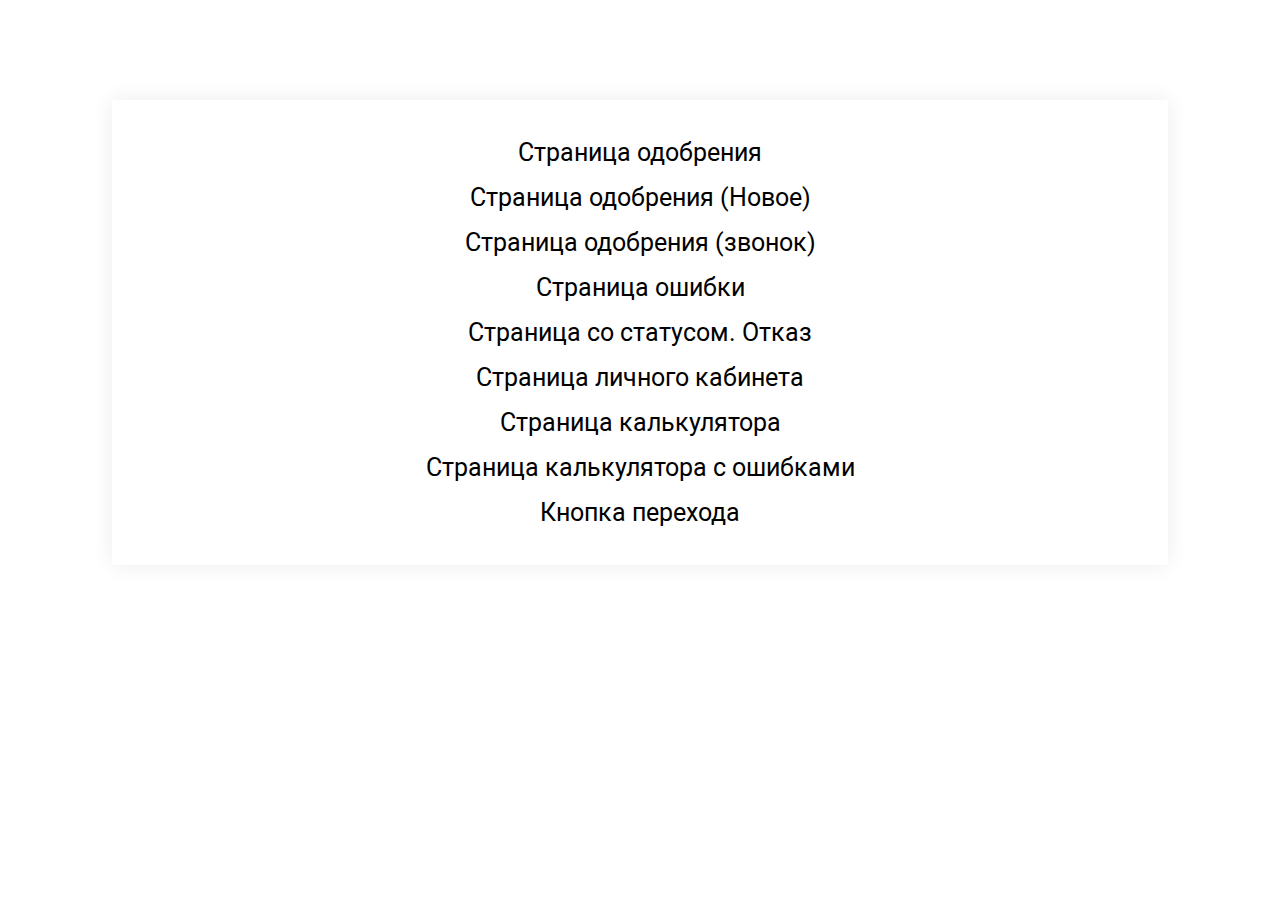
<file: index.html>
<!DOCTYPE html>
<html lang="ru">

<head>
    <meta charset="UTF-8">
    <meta name="viewport" content="width=device-width, initial-scale=1.0">
    <link rel="shortcut icon" href="img/favicon.ico" type="image/x-icon">
    <meta http-equiv="X-UA-Compatible" content="ie=edge">
    <meta name="theme-color" content="#111111">
    <title>New site</title>

    <link rel="stylesheet" href="css/vendor.css">
    <link rel="stylesheet" href="css/global.css">
    <link rel="stylesheet" href="css/main.css">


</head>

<body>

    <div class="wrapper-l">
        <div class="container">
            <div class="wrp-links">
                <a class="custom-link" href="/odobrenie.html" target="_blank">Страница одобрения</a>
                <a class="custom-link" href="/odobrenie2.html" target="_blank">Страница одобрения (Новое) </a>
                <a class="custom-link" href="/odobrenie-zvonok.html" target="_blank">Страница одобрения (звонок)</a>

                <a class="custom-link" href="/status-mistake.html" target="_blank">Страница ошибки</a>
                <a class="custom-link" href="/status.html" target="_blank">Страница со статусом. Отказ</a>
                <a class="custom-link" href="/cabinet.html" target="_blank">Страница личного кабинета</a>
                <a class="custom-link" href="/form.html" target="_blank">Страница калькулятора</a>
                <a class="custom-link" href="/form-errors.html" target="_blank">Страница калькулятора с ошибками</a>
                <a class="custom-link" href="/button.html" target="_blank">Кнопка перехода</a>
            </div>
        </div>
    </div>

    <style>
        .wrapper-l {
            text-align: center;
            padding: 100px;
        }

        .wrp-links {
            padding: 30px;
            box-shadow: 0 0 20px #ececec;
        }

        .custom-link {
            color: #000;
        }

    </style>

    <script src="js/vendor.js"></script>
    <script src="js/main.js"></script>

</body>


</html>
</file>
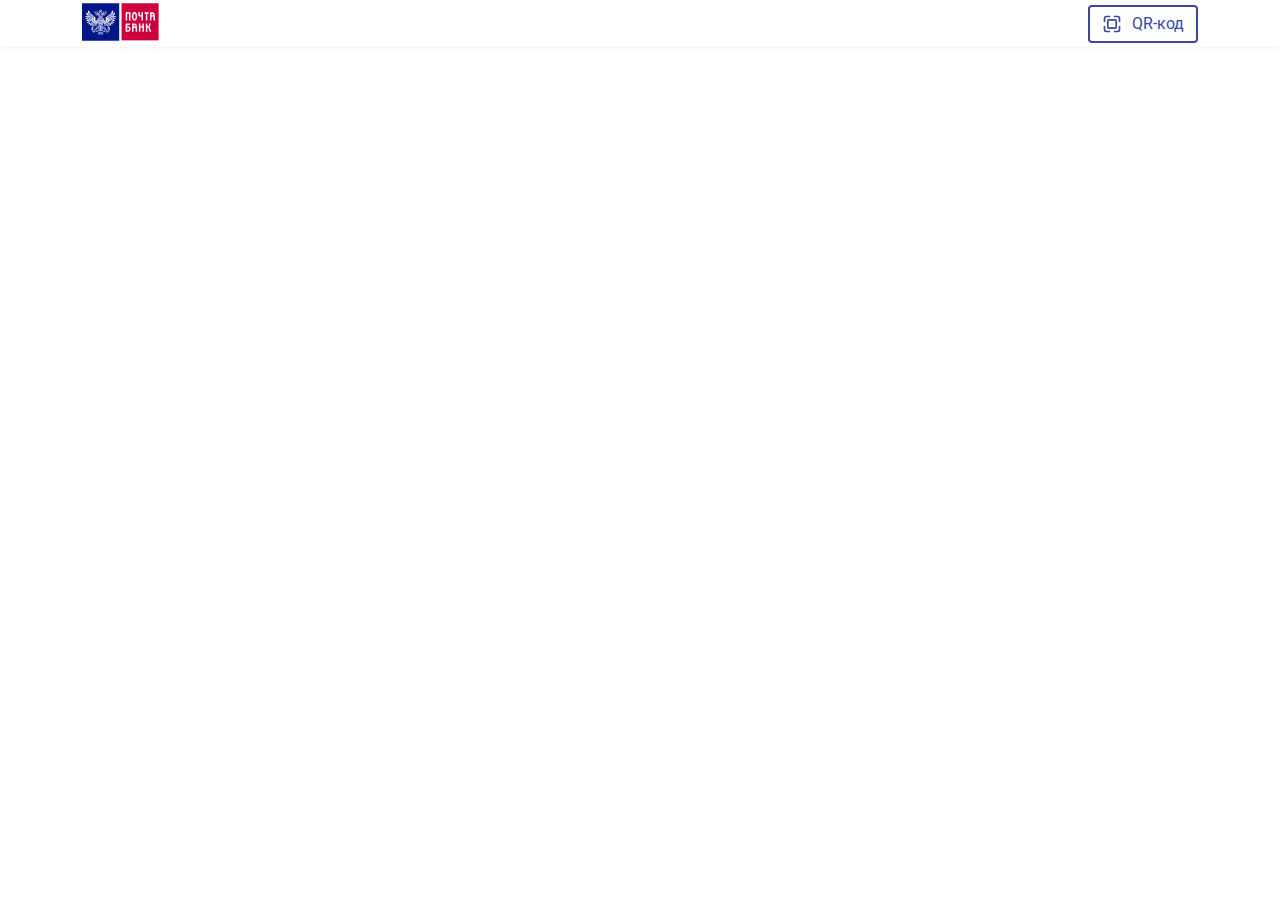
<file: button.html>
<!DOCTYPE html>
<html lang="ru">

<head>
    <meta charset="UTF-8">
    <meta name="viewport" content="width=device-width, initial-scale=1.0">
    <link rel="shortcut icon" href="img/favicon.ico" type="image/x-icon">
    <meta http-equiv="X-UA-Compatible" content="ie=edge">
    <meta name="theme-color" content="#111111">
    <title>New site</title>

    <link rel="stylesheet" href="css/vendor.css">
    <link rel="stylesheet" href="css/global.css">
    <link rel="stylesheet" href="css/main.css">


</head>

<body>

    <div class="header-lk">
    <div class="container">
        <div class="row">
            <div class="col-sm-12">
                <div class="logo_wrp">

                    <div class="logo-top__img logo-top__img--lk">
                        <img src="./img/logo.svg" alt="alt">
                    </div>

                    <div class="header-lk__btns">
                        <button class="btn-lk">
                            <svg class="ic_lk">
                                <use xlink:href="img/sprite.svg#qr"></use>
                            </svg> <span>QR-код</span>

                        </button>

                    </div>
                </div>

            </div>
        </div>
    </div>
</div>

 



    <script src="js/vendor.js"></script>
    <script src="js/main.js"></script>

</body>


</html>
</file>
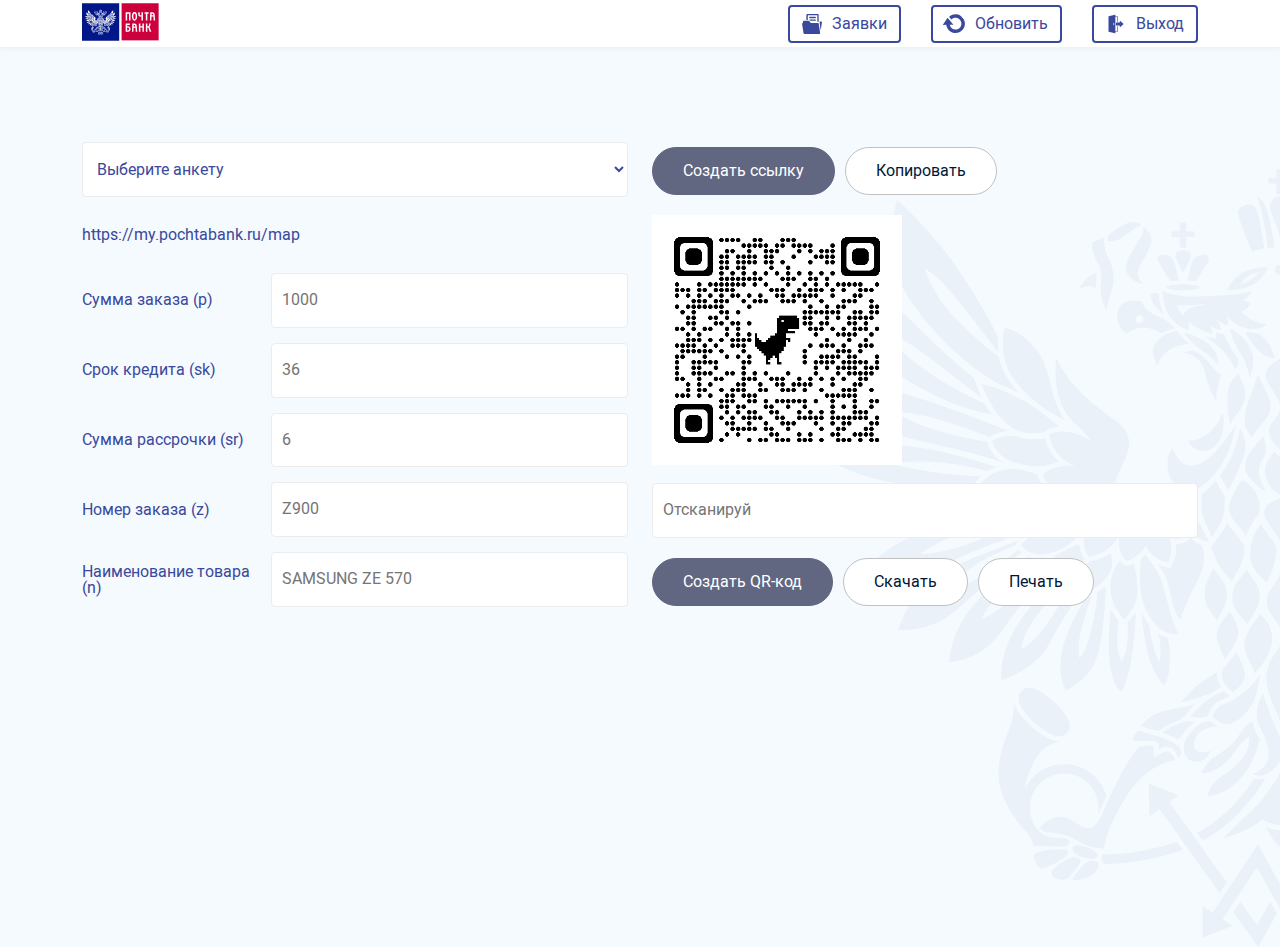
<file: cabinet.html>
<!DOCTYPE html>
<html lang="ru">

<head>
    <meta charset="UTF-8">
    <meta name="viewport" content="width=device-width, initial-scale=1.0">
    <link rel="shortcut icon" href="img/favicon.ico" type="image/x-icon">
    <meta http-equiv="X-UA-Compatible" content="ie=edge">
    <meta name="theme-color" content="#111111">
    <title>New site</title>

    <link rel="stylesheet" href="css/vendor.css">
    <link rel="stylesheet" href="css/global.css">
    <link rel="stylesheet" href="css/main.css">


</head>

<body>

    <div class="header-lk">
    <div class="container">
        <div class="row">
            <div class="col-sm-12">
                <div class="logo_wrp">

                    <div class="logo-top__img logo-top__img--lk">
                        <img src="./img/logo.svg" alt="alt">
                    </div>

                    <div class="header-lk__btns">
                        <button class="btn-lk">
                            <svg class="ic_lk">
                                <use xlink:href="img/sprite.svg#document"></use>
                            </svg> <span>Заявки</span>

                        </button>
                        <button class="btn-lk">
                            <svg class="ic_lk ic-refresh">
                                <use xlink:href="img/sprite.svg#refresh2"></use>
                            </svg> <span>Обновить</span>

                        </button>
                        <button class="btn-lk">
                            <svg class="ic_lk ic-exit">
                                <use xlink:href="img/sprite.svg#exit"></use>
                            </svg> <span>Выход</span>

                        </button>
                    </div>
                </div>

            </div>
        </div>
    </div>
</div>
<section class="section_lk">
    <div class="container">
        <div class="lk_wrp">
            <div class="row">
                <div class="col-sm-12 col-md-6">
                    <form action="#">
                        <div class="qr-inputs">
                            <div class="qr-inputs__group">
                                <select>
                                    <option value="Выберите анкету">Выберите анкету</option>
                                    <option value="Анкета 1">Анкета 1</option>
                                    <option value="Анкета 2">Анкета 2</option>
                                </select>
                            </div>
                            <div class="qr-inputs__group">
                            
                                <span>https://my.pochtabank.ru/map</span>
                            </div>
                            <div class="qr-inputs__group">
                                <label for="summ">Сумма заказа (р)</label>
                                <input id="summ" class="qr-inputs__input" type="text" placeholder="1000">
                            </div>
                            <div class="qr-inputs__group">
                                <label for="sk">Срок кредита (sk)</label>
                                <input id="sk" class="qr-inputs__input" type="text" placeholder="36">
                            </div>
                            <div class="qr-inputs__group">
                                <label for="sr">Сумма рассрочки (sr)</label>
                                <input id="sr" class="qr-inputs__input" type="text" placeholder="6">
                            </div>
                            <div class="qr-inputs__group">
                                <label for="nz">Номер заказа (z)</label>
                                <input id="nz" class="qr-inputs__input" type="text" placeholder="Z900">
                            </div>
                            <div class="qr-inputs__group">
                                <label for="nt">Наименование товара (n)</label>
                                <input id="nt" class="qr-inputs__input" type="text" placeholder="SAMSUNG ZE 570">
                            </div>
                        </div>
                    </form>
                </div>
                <div class="col-sm-12 col-md-6">
                    <div class="qr-info">
                        <div class="qr-btns">
                            <button class="qr-btn qr-btn--reverse"> Создать ссылку</button>
                            <button class="qr-btn"> Копировать</button>

                        </div>
                        <div class="qr-image">
                            <img src="./img/qrcode2.png" alt="alt">
                        </div>
                        <div class="qr-inputs__group">

                            <input class="qr-inputs__input" type="text" placeholder="Отсканируй">
                        </div>
                        <div class="qr-btns">
                            <button class="qr-btn qr-btn--reverse"> Создать QR-код</button>
                            <button class="qr-btn"> Скачать</button>
                            <button class="qr-btn"> Печать</button>
                        </div>
                    </div>
                </div>
            </div>
        </div>
    </div>

    <div class="bg_img">
        <img src="./img/orel.png" alt="орел">
    </div>
</section>

 



    <script src="js/vendor.js"></script>
    <script src="js/main.js"></script>

</body>


</html>
</file>
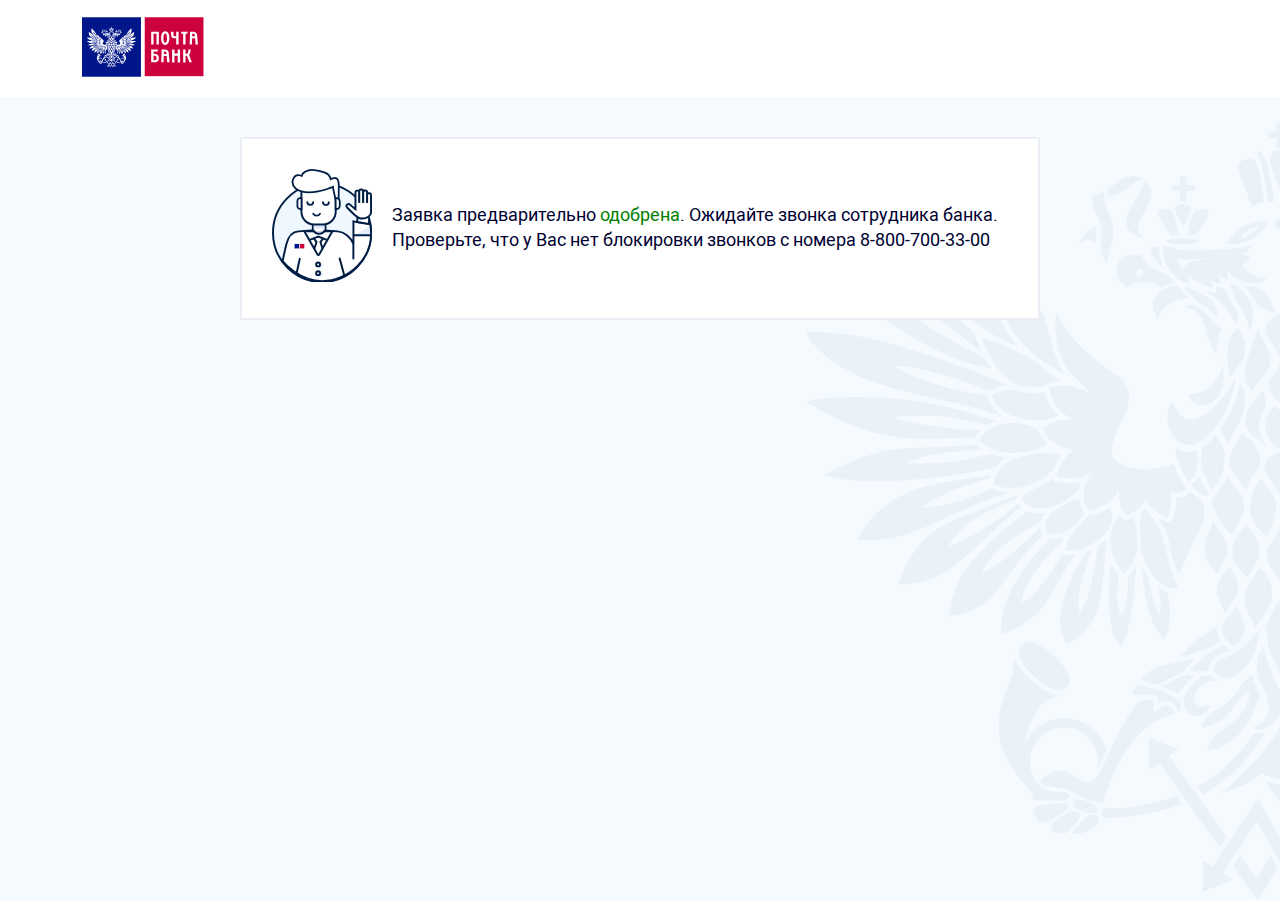
<file: odobrenie-zvonok.html>
<!DOCTYPE html>
<html lang="ru">

<head>
    <meta charset="UTF-8">
    <meta name="viewport" content="width=device-width, initial-scale=1.0">
    <link rel="shortcut icon" href="img/favicon.ico" type="image/x-icon">
    <meta http-equiv="X-UA-Compatible" content="ie=edge">
    <meta name="theme-color" content="#111111">
    <title>New site</title>

    <link rel="stylesheet" href="css/vendor.css">
    <link rel="stylesheet" href="css/global.css">
    <link rel="stylesheet" href="css/main.css">


</head>

<body>

    <div class="header-top">
    <div class="container">
        <div class="row">
            <div class="col-sm-12">
                <div class="logo_wrp">
                    <div class="logo-top">
                        <div class="logo-top__img">
                            <img src="./img/logo.svg" alt="alt">
                        </div>
                        <div class="logo-top__title">
                            <!--          "Название"-->
                        </div>
                    </div>
                    <!--  <a href="#" class="header-btn">
                        Личный кабинет
                    </a>-->
                </div>
            </div>
        </div>
    </div>
</div>

    <div class="section section-message">
    <div class="container">
        <div class="message-wrp">
            <div class="message">
                <div class="message__img">
                    <img src="./img/odobreno.svg" alt="alt">

                </div>
                <div class="message__info">
                    <div class="message__title">

                    </div>
                    <div class="message__subtitle">
                        Заявка предварительно <span class="message__green">одобрена</span>.
                        Ожидайте звонка сотрудника банка.
                        Проверьте, что у Вас нет блокировки звонков с&nbsp;номера 8-800-700-33-00
                    </div>
                </div>
            </div>
            <!--  Тестовая карта-->
            <div class="map-wrp">
                <script type="text/javascript" charset="utf-8" async src="https://api-maps.yandex.ru/services/constructor/1.0/js/?um=constructor%3A95f9fc333ee5b0692ad4f9e79bf44b659293ccceba82d49b3d924b0d0f738016&amp;width=100%25&amp;height=516&amp;lang=ru_RU&amp;scroll=true"></script>
            </div>
        </div>
    </div>
    <div class="bg_img">
        <img src="./img/orel.png" alt="орел">
    </div>
</div>




    <script src="js/vendor.js"></script>
    <script src="js/main.js"></script>

</body>


</html>
</file>
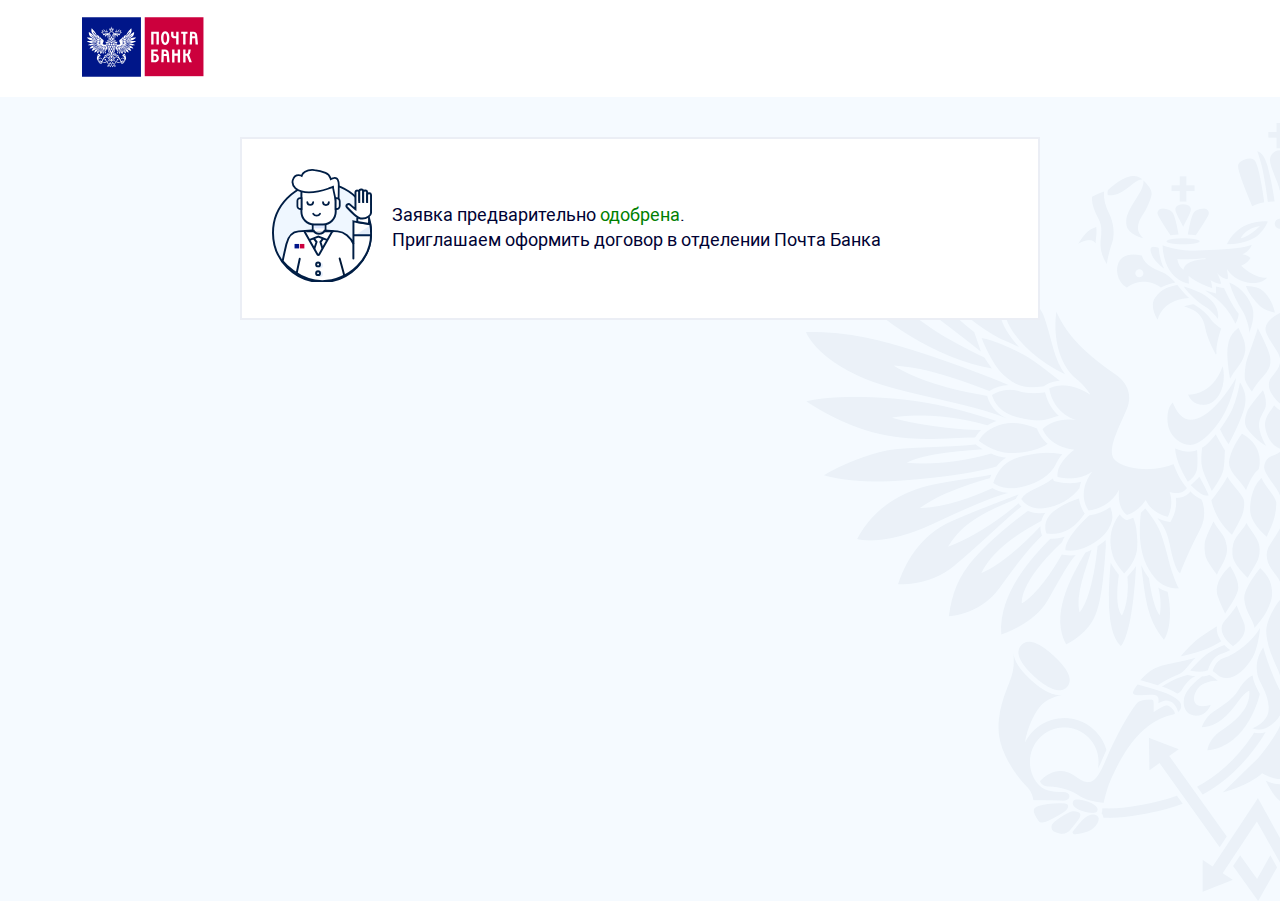
<file: odobrenie.html>
<!DOCTYPE html>
<html lang="ru">

<head>
    <meta charset="UTF-8">
    <meta name="viewport" content="width=device-width, initial-scale=1.0">
    <link rel="shortcut icon" href="img/favicon.ico" type="image/x-icon">
    <meta http-equiv="X-UA-Compatible" content="ie=edge">
    <meta name="theme-color" content="#111111">
    <title>New site</title>

    <link rel="stylesheet" href="css/vendor.css">
    <link rel="stylesheet" href="css/global.css">
    <link rel="stylesheet" href="css/main.css">


</head>

<body>

    <div class="header-top">
    <div class="container">
        <div class="row">
            <div class="col-sm-12">
                <div class="logo_wrp">
                    <div class="logo-top">
                        <div class="logo-top__img">
                            <img src="./img/logo.svg" alt="alt">
                        </div>
                        <div class="logo-top__title">
                            <!--          "Название"-->
                        </div>
                    </div>
                    <!--  <a href="#" class="header-btn">
                        Личный кабинет
                    </a>-->
                </div>
            </div>
        </div>
    </div>
</div>

    <div class="section section-message">
    <div class="container">
        <div class="message-wrp">
            <div class="message">
                <div class="message__img">
                    <img src="./img/odobreno.svg" alt="alt">

                </div>
                <div class="message__info">
                    <div class="message__title">

                    </div>
                    <div class="message__subtitle">
                        Заявка предварительно <span class="message__green">одобрена</span>.<br>
                        Приглашаем оформить договор в отделении Почта Банка
                    </div>
                </div>
            </div>
          <!--  Тестовая карта-->
            <div class="map-wrp">
                <script type="text/javascript" charset="utf-8" async src="https://api-maps.yandex.ru/services/constructor/1.0/js/?um=constructor%3A95f9fc333ee5b0692ad4f9e79bf44b659293ccceba82d49b3d924b0d0f738016&amp;width=100%25&amp;height=516&amp;lang=ru_RU&amp;scroll=true"></script>
            </div>
        </div>
    </div>
    <div class="bg_img">
        <img src="./img/orel.png" alt="орел">
    </div>
</div>




    <script src="js/vendor.js"></script>
    <script src="js/main.js"></script>

</body>


</html>
</file>
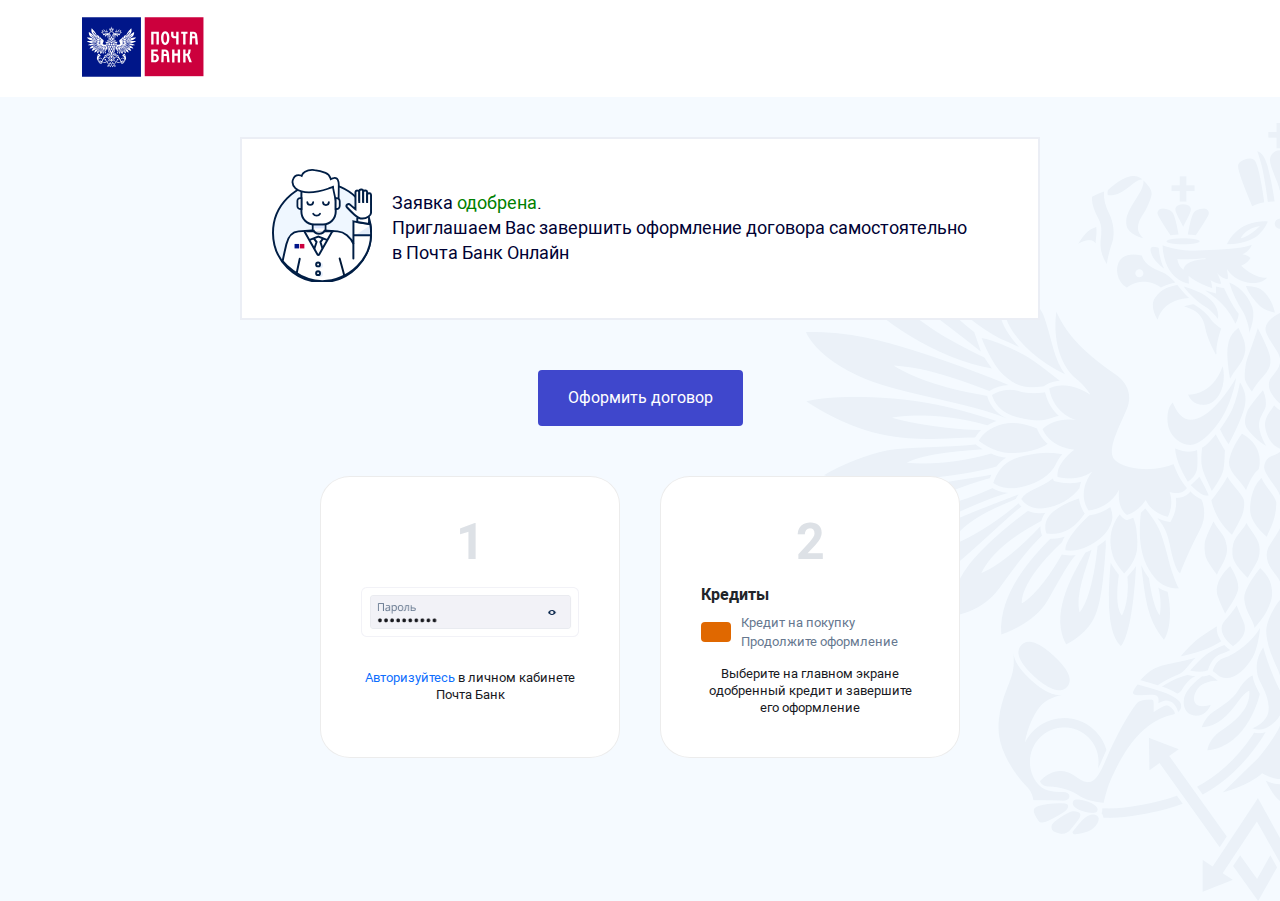
<file: odobrenie2.html>
<!DOCTYPE html>
<html lang="ru">

<head>
    <meta charset="UTF-8">
    <meta name="viewport" content="width=device-width, initial-scale=1.0">
    <link rel="shortcut icon" href="img/favicon.ico" type="image/x-icon">
    <meta http-equiv="X-UA-Compatible" content="ie=edge">
    <meta name="theme-color" content="#111111">
    <title>New site</title>

    <link rel="stylesheet" href="css/vendor.css">
    <link rel="stylesheet" href="css/global.css">
    <link rel="stylesheet" href="css/main.css">


</head>

<body>

    <div class="header-top">
    <div class="container">
        <div class="row">
            <div class="col-sm-12">
                <div class="logo_wrp">
                    <div class="logo-top">
                        <div class="logo-top__img">
                            <img src="./img/logo.svg" alt="alt">
                        </div>
                        <div class="logo-top__title">
                            <!--          "Название"-->
                        </div>
                    </div>
                    <!--  <a href="#" class="header-btn">
                        Личный кабинет
                    </a>-->
                </div>
            </div>
        </div>
    </div>
</div>

    <div class="section section-message">
    <div class="container">
        <div class="message-wrp">
            <div class="message">
                <div class="message__img">
                    <img src="./img/odobreno.svg" alt="alt">

                </div>
                <div class="message__info">
                    <div class="message__title">

                    </div>
                    <div class="message__subtitle">
                        Заявка <span class="message__green">одобрена</span>.<br>
                     Приглашаем Вас завершить оформление договора самостоятельно в&nbsp;Почта Банк Онлайн
                    </div>
                </div>
            </div>

        </div>
        <div class="block-center">
            <a href="https://pochtabank.ru/m" class="btn-fiolett" target="_blank">Оформить договор</a>
        </div>

        <div class="approve">
            <div class="approve__item">
                <div class="approve__number">
                    1
                </div>
                <div class="approve__img">
                    <img src="./img/approve.png" alt="alt">
                </div>
                <div class="approve__txt">
                    <a class="approve_link" href="#">Авторизуйтесь</a> в личном кабинете Почта Банк
                </div>
            </div>
            <div class="approve__item">
                <div class="approve__number">
                    2
                </div>
                <div class="approve__wrp">
                    <div class="approve__title">Кредиты</div>
                    <div class="approve__descr">
                        <div class="approve__rectangle"></div>
                        <div class="approve__info">
                            <p>Кредит на покупку</p>
                            <p>Продолжите оформление</p>
                        </div>
                    </div>
                    <div class="approve__txt">
                        Выберите на главном экране одобренный кредит и завершите его оформление
                    </div>
                </div>
            </div>
        </div>
    </div>
    <div class="bg_img">
        <img src="./img/orel.png" alt="орел">
    </div>
</div>




    <script src="js/vendor.js"></script>
    <script src="js/main.js"></script>

</body>


</html>
</file>
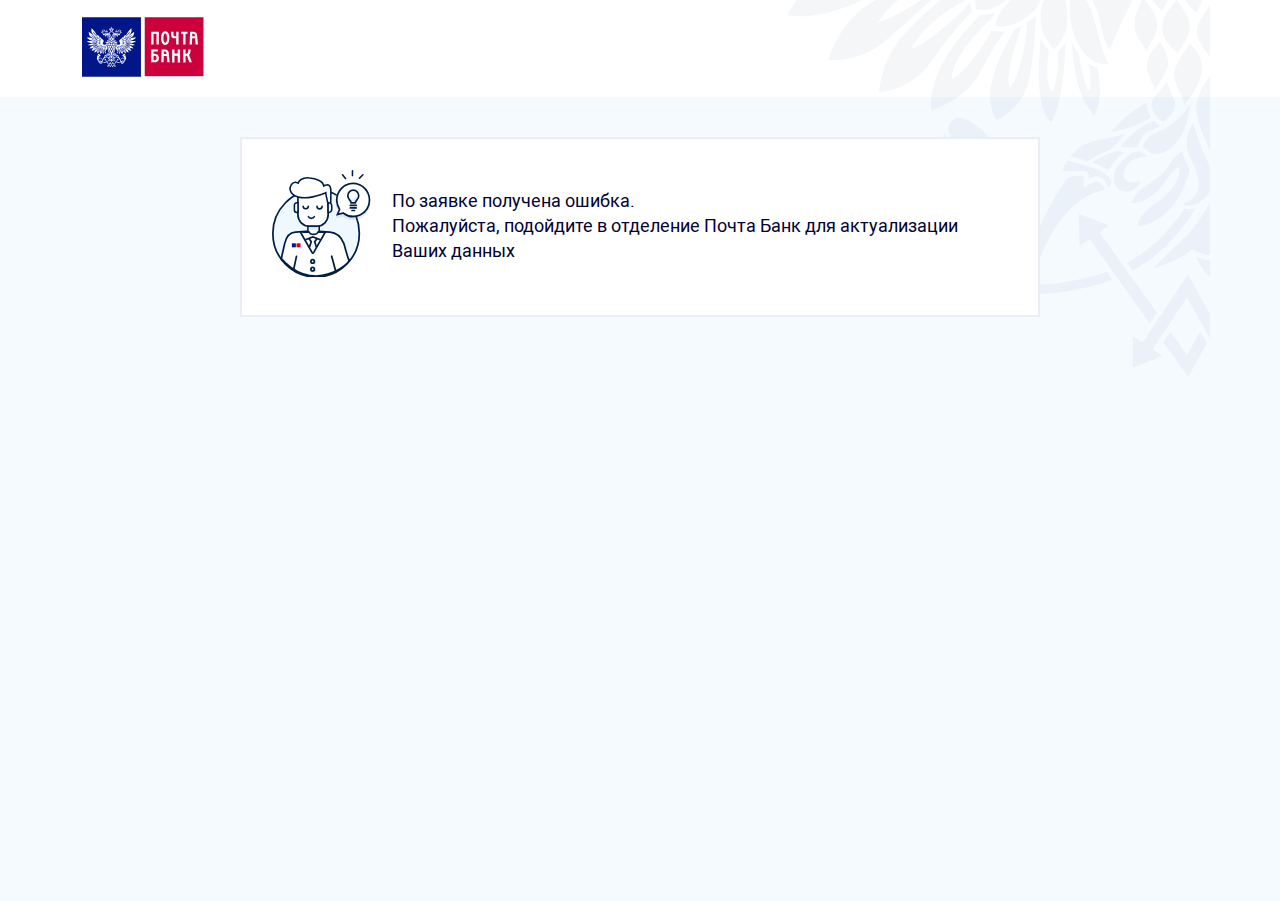
<file: status-mistake.html>
<!DOCTYPE html>
<html lang="ru">

<head>
    <meta charset="UTF-8">
    <meta name="viewport" content="width=device-width, initial-scale=1.0">
    <link rel="shortcut icon" href="img/favicon.ico" type="image/x-icon">
    <meta http-equiv="X-UA-Compatible" content="ie=edge">
    <meta name="theme-color" content="#111111">
    <title>New site</title>

    <link rel="stylesheet" href="css/vendor.css">
    <link rel="stylesheet" href="css/global.css">
    <link rel="stylesheet" href="css/main.css">


</head>

<body>

    <div class="header-top">
    <div class="container">
        <div class="row">
            <div class="col-sm-12">
                <div class="logo_wrp">
                    <div class="logo-top">
                        <div class="logo-top__img">
                            <img src="./img/logo.svg" alt="alt">
                        </div>
                        <div class="logo-top__title">
                            <!--          "Название"-->
                        </div>
                    </div>
                    <!--  <a href="#" class="header-btn">
                        Личный кабинет
                    </a>-->
                </div>
            </div>
        </div>
    </div>
</div>

    <div class="section section-message">
    <div class="container">
        <div class="message-wrp">
            <div class="message">
                <div class="message__img">
                    <img src="./img/mistake.svg" alt="alt">

                </div>
                <div class="message__info">
                    <div class="message__title">

                    </div>
                    <div class="message__subtitle">
                        По заявке получена ошибка. <br>
                        Пожалуйста, подойдите в отделение Почта Банк для&nbsp;актуализации Ваших данных
                    </div>
                </div>

            </div>
            <!--  Тестовая карта-->
            <div class="map-wrp">
                <script type="text/javascript" charset="utf-8" async src="https://api-maps.yandex.ru/services/constructor/1.0/js/?um=constructor%3A95f9fc333ee5b0692ad4f9e79bf44b659293ccceba82d49b3d924b0d0f738016&amp;width=100%25&amp;height=516&amp;lang=ru_RU&amp;scroll=true"></script>
            </div>
        </div>
        <div class="bg_img">
            <img src="./img/orel.png" alt="орел">
        </div>
    </div>




    <script src="js/vendor.js"></script>
    <script src="js/main.js"></script>

</body>


</html>
</file>
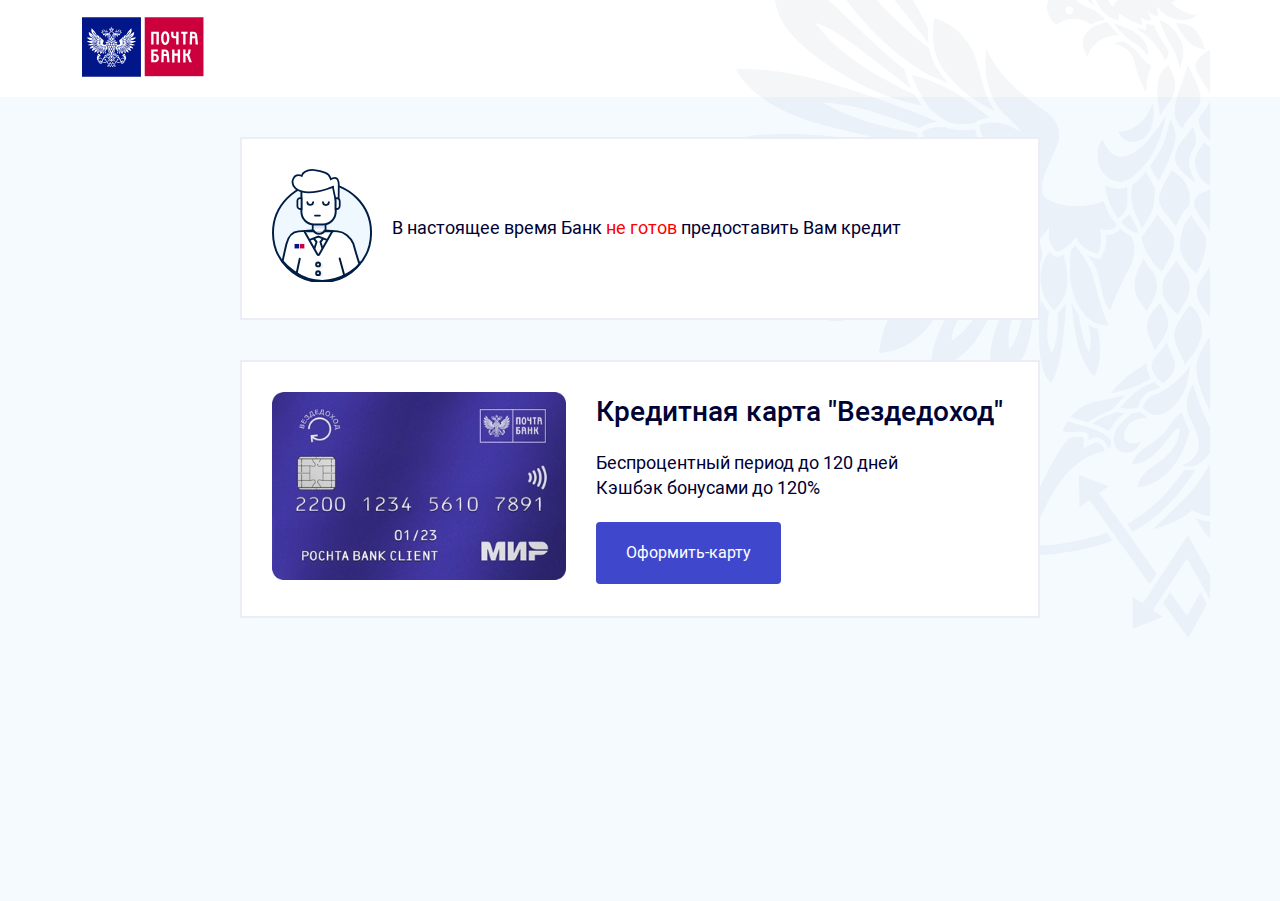
<file: status.html>
<!DOCTYPE html>
<html lang="ru">

<head>
    <meta charset="UTF-8">
    <meta name="viewport" content="width=device-width, initial-scale=1.0">
    <link rel="shortcut icon" href="img/favicon.ico" type="image/x-icon">
    <meta http-equiv="X-UA-Compatible" content="ie=edge">
    <meta name="theme-color" content="#111111">
    <title>New site</title>

    <link rel="stylesheet" href="css/vendor.css">
    <link rel="stylesheet" href="css/global.css">
    <link rel="stylesheet" href="css/main.css">


</head>

<body>

    <div class="header-top">
    <div class="container">
        <div class="row">
            <div class="col-sm-12">
                <div class="logo_wrp">
                    <div class="logo-top">
                        <div class="logo-top__img">
                            <img src="./img/logo.svg" alt="alt">
                        </div>
                        <div class="logo-top__title">
                            <!--          "Название"-->
                        </div>
                    </div>
                    <!--  <a href="#" class="header-btn">
                        Личный кабинет
                    </a>-->
                </div>
            </div>
        </div>
    </div>
</div>

    <div class="section section-message">
    <div class="container">
        <div class="message-wrp">
            <div class="message">
                <div class="message__img">
                    <img src="./img/otkaz.svg" alt="alt">

                </div>
                <div class="message__info">
                    <div class="message__title">

                    </div>
                    <div class="message__subtitle">
                        В настоящее время Банк <span class="message__red">не&nbsp;готов </span>предоставить Вам кредит
                    </div>

                </div>
            </div>
            <div class="message message-status">
                <div class="message__img message__img--status">
                    <picture>
                        <source srcset="/karta.webp" type="image/webp">
                        <img src="./img/karta.png" alt="alt" />
                    </picture>


                </div>
                <div class="message__info message__info--status">
                    <div class="message__title">
                        Кредитная карта "Вездедоход"
                    </div>
                    <div class="message__subtitle">
                        Беспроцентный период до 120 дней <br>
                        Кэшбэк бонусами до 120% <br>
                    </div>
                    <a class="btn-fiolett" href="#">Оформить-карту</a>

                </div>
            </div>
        </div>
        <div class="bg_img">
            <img src="./img/orel.png" alt="орел">
        </div>
    </div>




    <script src="js/vendor.js"></script>
    <script src="js/main.js"></script>

</body>


</html>
</file>
<file: css/global.css>
@charset "UTF-8";
@font-face {
  font-family: "Roboto";
  src: url("../fonts/../fonts/Roboto Bold.woff2") format("woff2");
  font-weight: 600;
  font-display: swap;
  font-style: normal;
}
@font-face {
  font-family: "Roboto";
  src: url("../fonts/../fonts/Roboto Medium.woff2") format("woff2");
  font-weight: 500;
  font-display: swap;
  font-style: normal;
}
@font-face {
  font-family: "Roboto";
  src: url("../fonts/../fonts/Roboto.woff2") format("woff2");
  font-weight: 400;
  font-display: swap;
  font-style: normal;
}
@font-face {
  font-family: "Roboto";
  src: url("../fonts/../fonts/Roboto Light.woff2") format("woff2");
  font-weight: 300;
  font-display: swap;
  font-style: normal;
}
/**
 * Сброс стилей
 **/
html,
body,
div,
span,
applet,
object,
iframe,
h1,
h2,
h3,
h4,
h5,
h6,
p,
blockquote,
pre,
a,
abbr,
acronym,
address,
big,
cite,
code,
del,
dfn,
em,
img,
ins,
kbd,
q,
s,
samp,
small,
strike,
strong,
sub,
sup,
tt,
var,
b,
u,
i,
center,
dl,
dt,
dd,
ol,
ul,
li,
fieldset,
form,
label,
legend,
caption,
article,
aside,
canvas,
details,
embed,
figure,
figcaption,
footer,
header,
hgroup,
menu,
nav,
output,
ruby,
section,
summary,
time,
mark,
audio,
video {
  margin: 0;
  padding: 0;
  border: 0;
  font-size: 100%;
  vertical-align: baseline;
}

article,
aside,
details,
figcaption,
figure,
footer,
header,
hgroup,
menu,
nav,
section,
summary {
  display: block;
}

body {
  line-height: 1;
}

ol,
ul {
  list-style: none;
}

blockquote,
q {
  quotes: none;
}

blockquote:before,
blockquote:after,
q:before,
q:after {
  content: "";
  content: none;
}

table {
  border-collapse: collapse;
  border-spacing: 0;
}

h1,
h2,
h3,
h4,
h5,
h6 {
  font-weight: normal;
}

input {
  outline: 0;
}

article,
aside,
details,
figcaption,
figure,
footer,
header,
hgroup,
main,
nav,
section,
summary {
  display: block;
}

html {
  box-sizing: border-box;
}

*,
*::before,
*::after {
  box-sizing: inherit;
}

body {
  margin: 0;
  font-family: "Roboto", sans-serif;
  background-color: #fff;
}

img {
  max-width: 100%;
  height: auto;
}

a {
  text-decoration: none;
  transition: all 0.3s;
}

.container {
  position: relative;
  z-index: 10;
}
</file>
<file: css/main.css>
.header-top {
  padding: 17px 0;
  box-shadow: 0 3px 15px rgba(157, 157, 157, 0.14);
}

.header-lk {
  padding: 3px 0;
  box-shadow: 0 1px 5px rgba(157, 157, 157, 0.14);
  position: relative;
  z-index: 60;
  background: #fff;
}

.logo_wrp {
  display: flex;
  justify-content: space-between;
  align-items: center;
}

.logo-top {
  display: flex;
  align-items: center;
  flex-basis: 85%;
}

.logo-top__img {
  flex-basis: 15%;
  display: inline-block;
}

.logo-top__title {
  font-size: 40px;
  font-weight: 700;
  color: #001e45;
  flex-basis: 75%;
  margin-left: 10px;
  margin-right: 10px;
}

.header-btn {
  height: 48px;
  font-size: 16px;
  color: #3a499d;
  background-color: #e7e7e7;
  display: flex;
  align-items: center;
  justify-content: center;
  border-radius: 10px;
  font-size: 16px;
  line-height: 100%;
  font-family: Roboto, sans-serif;
  font-weight: 500;
  padding: 0 1.9vw;
  transition: background 0.3s ease, color 0.3s ease, outline 0.3s ease, opacity 0.3s ease;
  cursor: pointer;
  height: 52px;
  white-space: nowrap;
  color: #3a499d;
  border: 0;
  position: relative;
  z-index: 50;
}
.header-btn:hover {
  color: #273583;
  background-color: rgba(102, 120, 143, 0.3);
}

.btn-fiolett {
  background: #3A499D;
  border-radius: 4px;
  display: inline-flex;
  justify-content: center;
  align-items: center;
  color: #fff;
  padding: 15px 30px;
}
.btn-fiolett:hover {
  background: #4F5FB7;
  color: #fff;
}

.logo-top__img--lk img {
  max-height: 38px;
}

@media only screen and (max-width: 848px) {
  .logo-top__title {
    font-size: 30px;
  }
}
@media only screen and (max-width: 670px) {
  .logo-top__img {
    margin-right: 15px;
    max-width: 60px;
    min-width: 60px;
  }

  .logo-top__title {
    font-size: 18px;
    margin-left: 10px;
  }
}
.wrp-links {
  display: flex;
  flex-direction: column;
}
.wrp-links a {
  margin: 10px;
  font-size: 25px;
}

.section-message {
  background: #F5FAFF;
  min-height: calc(100vh - 96px);
  position: relative;
}

.map-wrp {
  margin: 20px 0;
  width: 100%;
}

.message-wrp {
  display: flex;
  justify-content: flex-start;
  align-items: center;
  flex-direction: column;
  max-width: 800px;
  margin: auto;
  position: relative;
  z-index: 10;
}

.bg_img {
  position: absolute;
  bottom: 0;
  right: 0;
  z-index: 10;
}
.bg_img img {
  display: block;
}

.message {
  display: flex;
  align-items: center;
  background: #fff;
  padding: 30px;
  border: 2px solid #ebeef5;
  margin-top: 8px;
  position: relative;
  z-index: 50;
  width: 100%;
  color: #000234;
  line-height: 1.4;
  margin-bottom: 20px;
}
.message__img {
  flex-basis: 15%;
  flex-shrink: 0;
  margin-right: 10px;
}
.message__img img {
  max-width: 100px;
}
.message__info {
  flex-basis: 85%;
  line-height: 1.4;
}
.message__green {
  color: green;
}
.message__red {
  color: red;
}
.message__title {
  font-size: 28px;
  font-weight: 500;
  margin-bottom: 20px;
}
.message__subtitle {
  font-size: 18px;
  margin-bottom: 20px;
}

.message-status {
  margin-top: 20px;
  align-items: flex-start;
}
.message-status .message__img--status {
  flex-basis: 40%;
}
.message-status .message__img--status img {
  max-width: 100%;
}
.message-status .message__img--status picture {
  max-width: 100%;
}
.message-status .message__info--status {
  flex-basis: 60%;
  margin-left: 20px;
}

@media only screen and (max-width: 576px) {
  .message__title {
    font-size: 20px;
  }
  .message__subtitle {
    font-size: 16px;
  }
}
@media only screen and (max-width: 470px) {
  .message-status {
    flex-wrap: wrap;
  }
  .message-status .message__img--status {
    flex-basis: 100%;
    margin-left: 0;
    margin-bottom: 20px;
  }
  .message-status .message__info--status {
    flex-basis: 100%;
  }
}
.section_lk {
  background: #F5FAFF;
  min-height: 100vh;
  position: relative;
}

.lk_wrp {
  padding: 80px 0;
  position: relative;
  z-index: 60;
}

.bg_img {
  position: absolute;
  bottom: 0;
  right: 0;
  z-index: 1;
}
.bg_img img {
  display: block;
}

.header-lk__btns {
  display: flex;
}

.btn-lk {
  display: flex;
  margin-right: 30px;
  align-items: center;
  font-size: 16px;
  box-shadow: none;
  border: 2px solid #3A499D;
  background: #fff;
  color: #3A499D;
  padding: 7px 12px;
  border-radius: 4px;
  transition: all 0.3s;
}
.btn-lk .ic_lk {
  width: 20px;
  height: 20px;
  fill: #3A499D;
  margin-right: 10px;
}
.btn-lk:last-child {
  margin-right: 0;
}
.btn-lk:hover {
  background: #3A499D;
  color: #fff;
}
.btn-lk:hover .ic_lk {
  fill: #fff;
}

.ic-refresh {
  transform: rotate(230deg);
}

.qr-inputs__group {
  display: flex;
  align-items: center;
  margin: 15px 0;
}
.qr-inputs__group label {
  margin-right: 15px;
  font-size: 16px;
  color: #3A499D;
  flex-basis: 50%;
}
.qr-inputs__group input,
.qr-inputs__group textarea,
.qr-inputs__group select {
  font-size: 16px;
  padding: 16px 10px;
  width: 100%;
  background: #fff;
  color: #3A499D;
  border-radius: 4px;
  border: 1px solid #ececec;
  line-height: 1.3;
}
.qr-inputs__group span {
  font-size: 16px;
  margin: 15px 0;
  color: #3A499D;
}

.qr-btns {
  display: flex;
  margin-bottom: 20px;
  margin-top: 20px;
}

.qr-btn {
  color: #001837;
  border-radius: 40px;
  border: 1px solid #c1c1c1;
  padding: 15px 30px;
  background: #fff;
  margin-right: 10px;
  transition: all 0.3s;
}
.qr-btn:last-child {
  margin-right: 0;
}
.qr-btn:hover {
  background: #616681;
  color: #fff;
  border: 1px solid #616681;
}

.qr-btn--reverse {
  color: #fff;
  border: 1px solid #616681;
  background: #616681;
}
.qr-btn--reverse:hover {
  background: #fff;
  color: #001837;
  border: 1px solid #c1c1c1;
}

.qr-image img {
  max-height: 250px;
}

@media only screen and (max-width: 994px) {
  .qr-btns {
    flex-wrap: wrap;
  }

  .qr-btn {
    margin-bottom: 15px;
  }
}
@media only screen and (max-width: 520px) {
  .btn-lk {
    margin-right: 10px;
    padding: 10px 10px;
  }
  .btn-lk .ic_lk {
    width: 15px;
    height: 15px;
    fill: #3A499D;
    margin-right: 0px;
  }

  .btn-lk span {
    display: none;
  }
}
@media only screen and (max-width: 442px) {
  .qr-inputs__group label {
    margin-right: 10px;
    font-size: 12px;
    flex-basis: 50%;
    line-height: 1.4;
  }
  .qr-inputs__group input,
.qr-inputs__group textarea {
    font-size: 14px;
  }

  .qr-btns {
    flex-wrap: wrap;
    margin: 15px 0;
  }
}
.section {
  position: relative;
  display: block;
  padding: 32px 0;
}

.product-form {
  padding: 20px 30px 30px 30px;
  border-radius: 16px;
  box-shadow: 0 4px 22px rgba(0, 0, 0, 0.14);
  margin-right: 25px;
}

.input_title {
  font: 700 30px Roboto, sans-serif;
  color: #001e45;
  margin-bottom: 20px;
}

.double-input {
  display: flex;
  position: relative;
}

.rouble {
  position: absolute;
  right: 30px;
  top: 22px;
  color: #66788F;
  font-size: 22px;
}

.input-wrp {
  margin-bottom: 7px;
  position: relative;
}
.input-wrp .input-product-title {
  font: 14px Roboto, sans-serif;
  line-height: normal;
  line-height: normal;
  color: #66788f;
  margin-bottom: 10px;
  display: block;
}

.input-wrp--slider {
  margin-bottom: 50px;
}

.calc-input {
  padding: 8px 16px;
  padding-top: 8px;
  font: 23px Roboto, sans-serif;
  line-height: normal;
  color: #001e45;
  border: 1px solid #dde1e6;
  background: #f2f2f7;
  border-radius: 10px;
  width: 100%;
  height: 65px;
  transition: color 0.3s, background 0.3s, border-color 0.3s;
  line-height: 144%;
  -webkit-user-select: text;
  margin-bottom: 30px;
}

.bordered-right {
  width: 79%;
  border-right: none;
  border-radius: 10px 0 0 10px;
  margin-bottom: 0;
}

.bordered-left {
  width: 21%;
  border-left: none;
  border-radius: 0 10px 10px 0;
  margin-bottom: 0;
}

.credit-term {
  left: 16px;
  top: 10px;
  pointer-events: none;
  position: absolute;
  font: 14px Roboto, sans-serif;
  line-height: normal;
  color: #66788f;
  transition: top 0.3s, left 0.3s, transform 0.3s, font-size 0.3s;
  line-height: 150%;
}

.input-slide {
  padding-top: 30px;
  margin-bottom: 0;
  font-size: 18px;
  border-radius: 10px 10px 0 0;
}

.b-radius-none {
  border-radius: 10px;
}

@media only screen and (max-width: 992px) {
  .product-form {
    margin-right: 0px;
    margin-bottom: 20px;
  }
}
@media only screen and (max-width: 576px) {
  .product-form {
    padding: 0;
    box-shadow: none;
  }

  .input_title {
    font: 700 22px Roboto, sans-serif;
    color: #001e45;
    margin-bottom: 18px;
  }

  .calc-input {
    font: 18px Roboto, sans-serif;
  }
}
.input-err {
  border: 1px solid #cc003d;
  color: #cc003d;
  background: rgba(237, 0, 0, 0.05);
  margin-bottom: 5px;
}

.input-slide {
  margin-bottom: 0;
}

.err-msg {
  position: relative;
  display: block;
  color: #cc003d;
  border-radius: 4px;
  font-size: 14px;
  padding: 7px;
  bottom: 0;
  margin-bottom: 5px;
}

.ic_err {
  position: absolute;
  right: 15px;
  top: 22px;
  width: 24px;
  height: 24px;
  fill: #cc003d;
}

.ic_err-top48 {
  top: 48px;
}

.disabled {
  opacity: 0.5;
}

.ui-slider {
  background: #5865ae;
  height: 5px;
  border: none;
  border-radius: 0 4px 4px 4px;
  width: 100%;
  box-shadow: none;
  cursor: pointer;
  margin-top: -4px;
  margin-bottom: 35px;
}

.ui-slider-handle {
  border-radius: 50%;
  width: 19px !important;
  height: 19px !important;
  border: 5px solid #3a499d !important;
  margin-top: -2px;
  cursor: pointer !important;
  background: #fff !important;
  z-index: 90 !important;
}

.ui-slider-range {
  background: #dde1e6;
}

.ui-state-focus {
  outline: 0;
}

.pips {
  width: 100%;
  position: relative;
  display: block;
  z-index: 60;
}
.pips .pip {
  position: absolute;
  font: 14px Roboto, sans-serif;
  color: #66788f;
  white-space: nowrap;
  transform: translateX(-20px);
  margin-top: 14px;
}
.pips .pip::before {
  content: "";
  position: absolute;
  top: -14px;
  width: 3px;
  height: 5px;
  background: #a1acba;
  left: 50%;
  cursor: pointer;
}

.pip1 {
  left: 30px;
}
.pip1::before {
  display: none;
}

.pip2 {
  left: 20%;
}

.pip3 {
  left: 40%;
}

.pip4 {
  left: 60%;
}

.pip5 {
  left: 80%;
}

.pip6 {
  left: 96%;
}
.pip6::before {
  display: none;
}

.pip1-1 {
  left: 30px;
}
.pip1-1::before {
  display: none;
}

.pip2-2 {
  left: 25%;
}

.pip3-3 {
  left: 50%;
}

.pip4-4 {
  left: 75%;
}

.pip5-5 {
  left: 96%;
}
.pip5-5::before {
  display: none;
}

@media only screen and (max-width: 576px) {
  .pip2,
.pip3,
.pip4,
.pip5,
.pip2-2,
.pip3-3,
.pip4-4 {
    display: block;
  }

  .pip6 {
    left: 95%;
  }

  .pips .pip {
    font: 9px Roboto, sans-serif;
  }
}
.cresults__result {
  display: flex;
  flex-direction: column;
  margin-bottom: 30px;
}
.cresults__labels {
  display: flex;
  justify-content: space-between;
  align-items: flex-end;
  margin-bottom: 10px;
}
.cresults__label--title {
  max-width: 115px;
  color: #001e45;
  display: block;
  font: 500 16px Roboto, sans-serif;
  line-height: 1.5;
}
.cresults__label--summ {
  color: #001e45;
  display: block;
  font: 700 36px Roboto, sans-serif;
  white-space: nowrap;
  line-height: 1;
}
.cresults__progress {
  position: relative;
  height: 4px;
  width: 100%;
  display: block;
}
.cresults__progress--gray {
  position: absolute;
  left: 0;
  top: 0;
  height: 100%;
  border-radius: 3px;
  width: 100%;
  background: #dde1e6;
}
.cresults__progress--red {
  position: absolute;
  left: 0;
  top: 0;
  height: 100%;
  border-radius: 3px;
  background: #cc003d;
}
.cresults__checkbox {
  margin-bottom: 40px;
}
.cresults__link {
  font-size: 18px;
  color: #001e45;
  margin-left: 30px;
  display: block;
  margin-bottom: 40px;
  font-weight: 500;
}
.cresults__link:hover {
  color: #cc003d;
}
.cresults__btn {
  padding: 23px;
  width: 100%;
  color: #fff;
  display: flex;
  justify-content: center;
  align-items: center;
  background: #cc003d;
  text-transform: uppercase;
  font-weight: 600;
  border-radius: 3px;
  font-size: 19px;
}
.cresults__btn:hover {
  color: #fff;
  background: #b30035;
}

@media only screen and (max-width: 576px) {
  .cresults__label--summ {
    font: 700 26px Roboto, sans-serif;
  }
  .cresults__link {
    font-size: 14px;
  }
}
.cresults__btn--disabled {
  opacity: 0.5;
  cursor: not-allowed;
}
.cresults__btn--disabled:hover {
  background: #cb003d;
}

.custom-checkbox {
  display: flex;
  width: 100%;
  margin: 0;
  cursor: pointer;
}

.checkbox-hidden {
  display: none;
}

.checkbox-wrap {
  display: flex;
  align-items: center;
  justify-content: center;
  width: 25px;
  max-width: 25px;
  flex: 0 0 25px;
  height: 25px;
  border-radius: 2px;
  background: #cc003d;
}

.custom-checkbox input:checked + .checkbox-wrap::after {
  transform: scale(1);
  opacity: 1;
}

.custom-checkbox .checkbox-wrap::after {
  content: "";
  display: block;
  width: 12px;
  height: 10px;
  background: url(../img/svg-check-ic.svg) no-repeat 0 0;
  will-change: transform;
  transform: scale(0);
  opacity: 0;
  transition: all 0.1s linear;
}

.checkbox-text {
  margin-left: 10px;
  color: #001e45;
  line-height: 1.1;
  margin-top: -3px;
  font-size: 18px;
  width: 80%;
  font-weight: 500;
}

@media only screen and (max-width: 576px) {
  .checkbox-text {
    font-size: 14px;
  }
}
.block-center {
  margin: 30px 0;
  display: flex;
  justify-content: center;
  align-items: center;
}

.btn-fiolett {
  display: inline-flex;
  padding: 20px 30px;
  color: #fff;
  justify-content: center;
  align-items: center;
  background: #3F47CC;
  border-radius: 4px;
  transition: all 0.3s;
  text-decoration: none;
}
.btn-fiolett:hover {
  background: #535ad1;
}

.approve {
  display: flex;
  justify-content: center;
  flex-wrap: wrap;
}
.approve__item {
  margin: 20px;
  border: 1px solid #ececec;
  background: #fff;
  padding: 40px;
  display: flex;
  flex-direction: column;
  align-items: center;
  flex-basis: 50%;
  max-width: 300px;
  border-radius: 10%;
  position: relative;
  z-index: 100;
}
.approve__number {
  font-size: 50px;
  color: #DDE1E6;
  margin-bottom: 20px;
  font-weight: 600;
}
.approve__img {
  margin-bottom: 30px;
}
.approve__txt {
  color: #18191E;
  line-height: 1.3;
  text-align: center;
  font-size: 13px;
}
.approve__link {
  color: #0055CC;
}
.approve__title {
  text-align: left;
  font-weight: 600;
  margin-bottom: 10px;
}
.approve__descr {
  display: flex;
  justify-content: flex-start;
  align-items: center;
  font-size: 13px;
  color: #66788F;
  margin-bottom: 15px;
}
.approve__descr p {
  padding: 3px 0;
  margin: 0;
  line-height: 1;
}
.approve__rectangle {
  width: 30px;
  height: 20px;
  border-radius: 4px;
  background: #E06800;
  margin-right: 10px;
}

@media only screen and (max-width: 768px) {
  .approve__item {
    flex-basis: 100%;
    max-width: 100% "";
  }
}
@media only screen and (max-width: 576px) {
  .approve__item {
    padding: 20px;
  }
}
</file>
